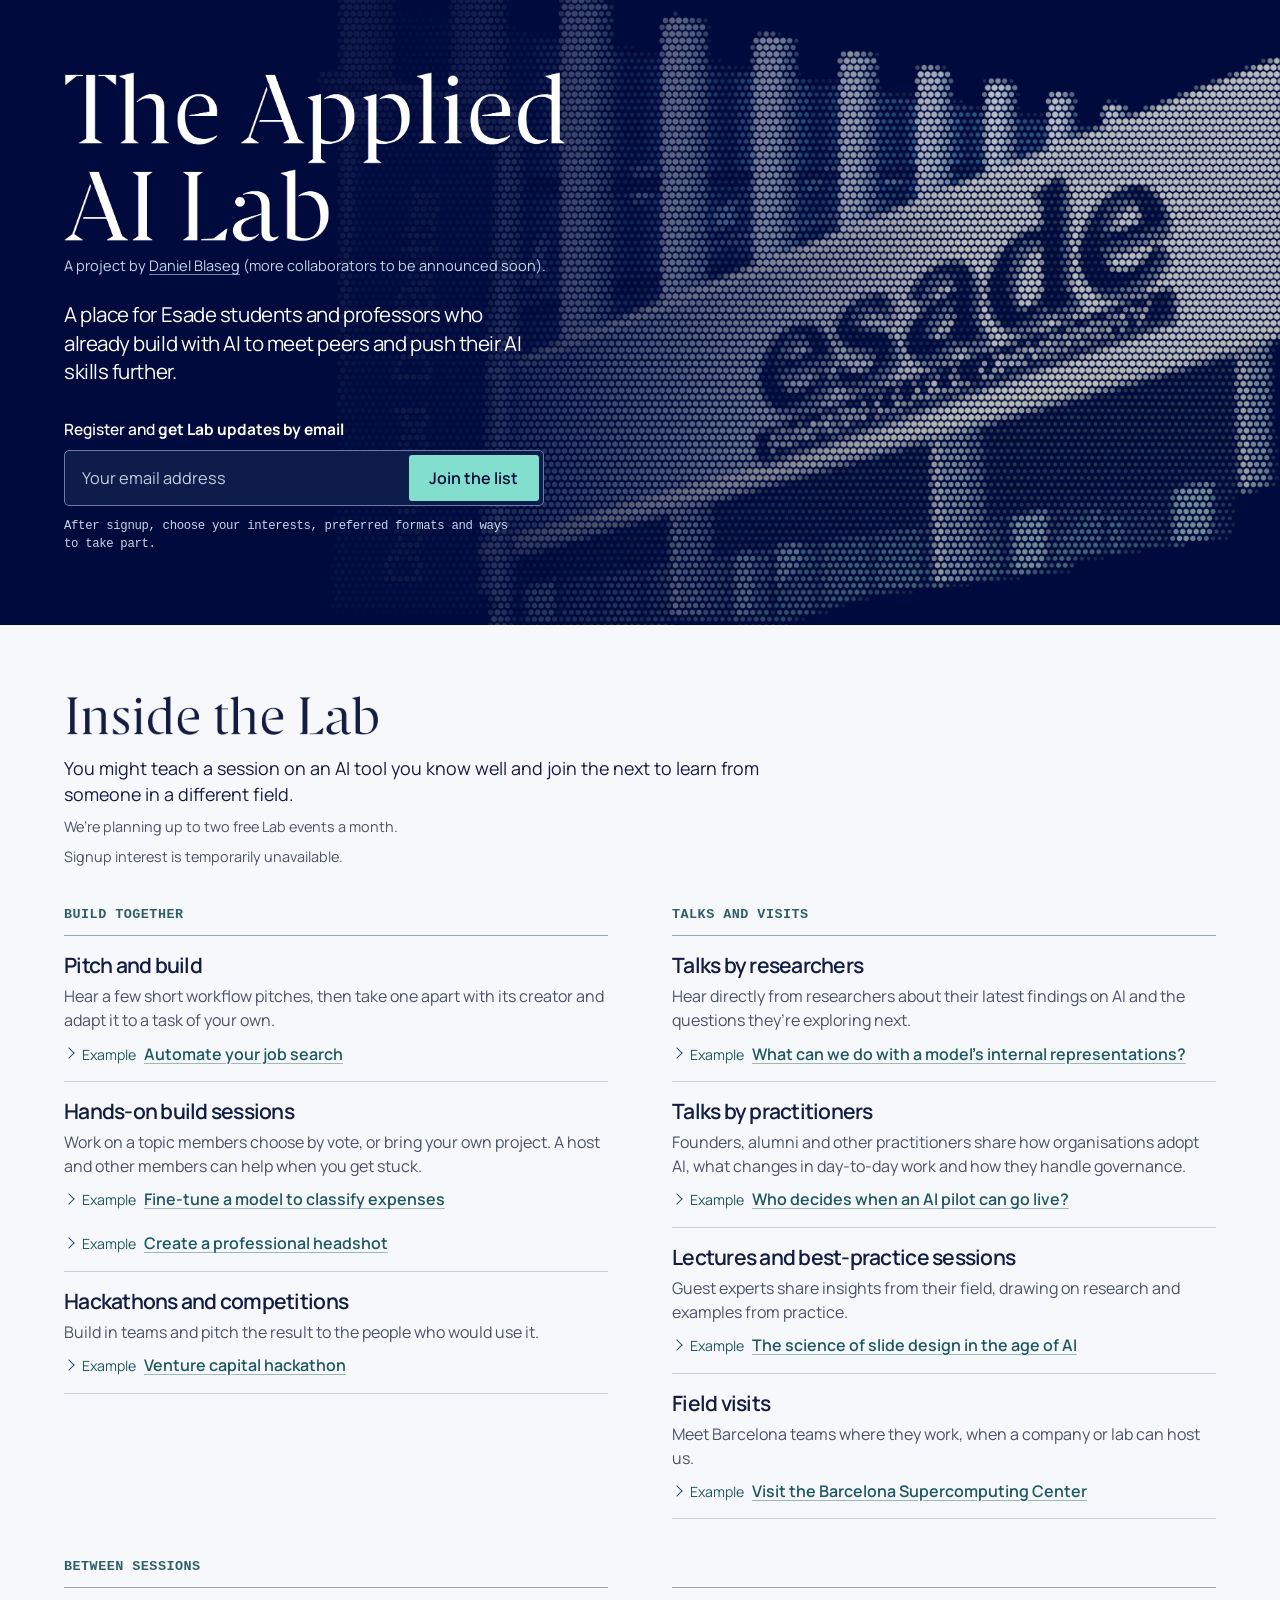
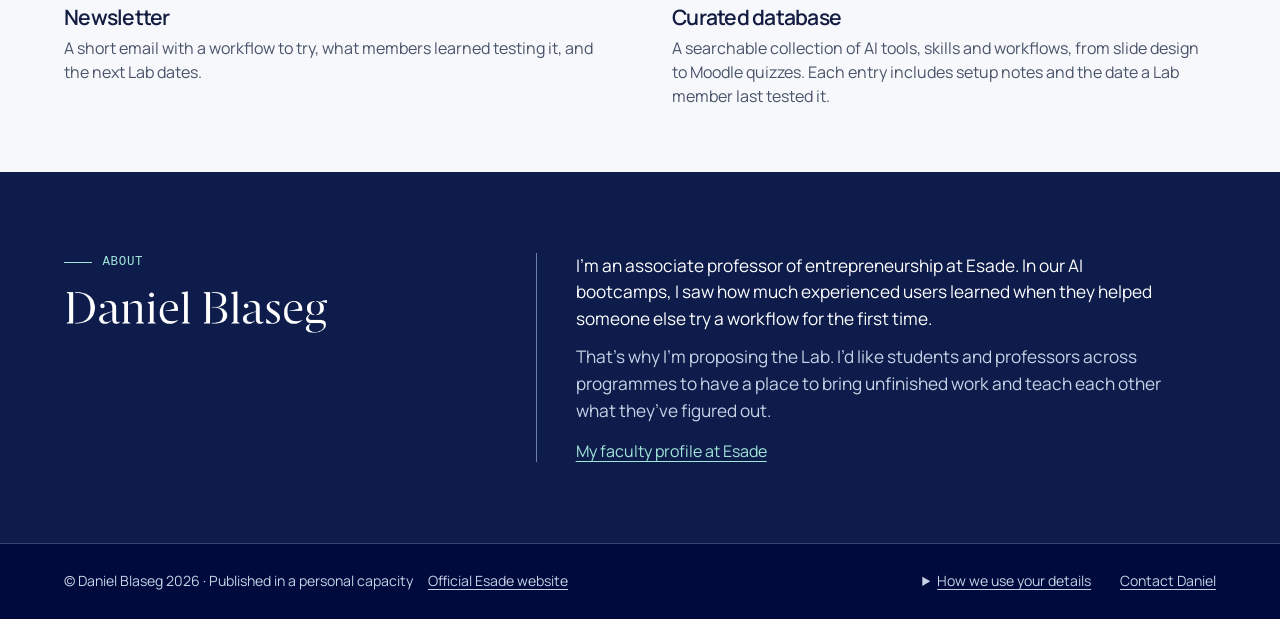
<file: index.html>
<!doctype html>
<html lang="en">
<head>
  <meta charset="utf-8">
  <meta name="viewport" content="width=device-width, initial-scale=1">
  <meta name="referrer" content="strict-origin-when-cross-origin">
  <title>The Applied AI Lab | Daniel Blaseg</title>
  <meta name="description" content="A place for Esade students and professors who already build with AI to meet peers and push their AI skills further. A project by Daniel Blaseg.">
  <link rel="canonical" href="https://esade-applied-ai.github.io/">
  <link rel="icon" href="/favicon.svg">
  <script type="module" crossorigin src="/assets/index-mreuSc2p.js"></script>
  <link rel="stylesheet" crossorigin href="/assets/index-BNGnhK38.css">
</head>
<body><div id="lab"><link rel="preload" as="image" href="/brand/esade-entrance.webp" fetchPriority="high"/><a class="skip" href="#main">Skip to content</a><main id="main"><div class="hero-shell"><div class="campus-facade" aria-hidden="true"><div class="facade-surface"><div class="facade-print"><img src="/brand/esade-entrance.webp" width="640" height="480" alt="" loading="eager" fetchPriority="high" draggable="false"/></div><canvas class="facade-wake" width="1" height="1"></canvas></div></div><div class="hero wrap"><div class="hero-heading"><h1 class="lab-title" aria-label="The Applied AI Lab"><span class="display-art" style="width:5.17857em;height:0.93929em;--lettering:url(&#x27;/brand/the-applied.png&#x27;)"><span class="sr-only">The Applied</span></span><span class="display-art" style="width:2.77143em;height:0.74643em;--lettering:url(&#x27;/brand/ai-lab.png&#x27;)"><span class="sr-only">AI Lab</span></span></h1><p class="lab-byline">A project by <a href="#about-daniel">Daniel Blaseg</a> (more collaborators to be announced soon).</p></div><div class="hero-copy"><p class="intro">A place for Esade students and professors who already build with AI to meet peers and push their AI skills further.</p><div id="join" class="join"><noscript><p class="signup-notice" id="registered">You’re on the Lab interest list.</p><p class="signup-notice" id="email-error">Please enter a valid email address below.</p></noscript><form action="https://daniel-blaseg-applied-ai-lab.modernsnipe128.chatgpt.site/api/signup" method="post"><input type="hidden" name="consent" value="yes"/><label for="email">Register and <strong>get Lab updates by email</strong></label><div class="email-row"><input id="email" type="email" autoComplete="email" inputMode="email" required="" maxLength="254" placeholder="Your email address" aria-describedby="email-help" name="email"/><button type="submit" class="action live-join" disabled="">Join the list</button><noscript><style>.live-join{display:none}</style><button class="action" type="submit">Join the list</button></noscript></div><p id="email-help" class="helper">After signup, choose your interests, preferred formats and ways to take part.</p></form></div></div></div></div><section class="programme" id="programme" aria-labelledby="programme-heading"><div class="wrap"><header class="programme-header" id="sessions"><h2 id="programme-heading"><span class="display-art" style="width:6.03571em;height:0.74643em;--lettering:url(&#x27;/brand/inside.png&#x27;)"><span class="sr-only">Inside the Lab</span></span></h2><p class="programme-intro">You might teach a session on an AI tool you know well and join the next to learn from someone in a different field.</p><p class="programme-cadence">We’re planning up to two free Lab events a month.</p></header><div class="event-groups"><section class="event-group"><h3 class="programme-group-title">Build together</h3><ul class="session-list" aria-label="Build together"><li><div class="format-heading"><h4 class="session-title">Pitch and build</h4></div><p class="format-description">Hear a few short workflow pitches, then take one apart with its creator and adapt it to a task of your own.</p><details class="session-example"><summary><span class="example-label">Example</span> <span class="example-title">Automate your job search</span></summary><p class="example-detail">Set your target roles and locations, then try the workflow on a real vacancy. Use examples from your own work to tailor your CV and cover letter.</p></details></li><li><div class="format-heading"><h4 class="session-title">Hands-on build sessions</h4></div><p class="format-description">Work on a topic members choose by vote, or bring your own project. A host and other members can help when you get stuck.</p><details class="session-example"><summary><span class="example-label">Example</span> <span class="example-title">Fine-tune a model to classify expenses</span></summary><p class="example-detail">Use LoRA to train a small model on sample expense claims. Give it a hotel bill that includes a room, dinner and parking, then check how it classifies each charge.</p></details><details class="session-example"><summary><span class="example-label">Example</span> <span class="example-title">Create a professional headshot</span></summary><p class="example-detail">Bring a few photos of yourself. Try different lighting and framing, then choose a portrait that still looks like you.</p></details></li><li><div class="format-heading"><h4 class="session-title">Hackathons and competitions</h4></div><p class="format-description">Build in teams and pitch the result to the people who would use it.</p><details class="session-example"><summary><span class="example-label">Example</span> <span class="example-title">Venture capital hackathon</span></summary><p class="example-detail">Your fund can meet one of three fictional startups. Build an AI tool that checks claims in their pitch decks against customer interviews, then defend your choice. Judges test each team’s tool on a fresh case.</p></details></li></ul></section><section class="event-group"><h3 class="programme-group-title">Talks and visits</h3><ul class="session-list" aria-label="Talks and visits"><li><div class="format-heading"><h4 class="session-title">Talks by researchers</h4></div><p class="format-description">Hear directly from researchers about their latest findings on AI and the questions they’re exploring next.</p><details class="session-example"><summary><span class="example-label">Example</span> <span class="example-title">What can we do with a model’s internal representations?</span></summary><p class="example-detail">Daniel Blaseg shares his research on the patterns of activity inside language models. How can we use them to compare ideas across texts or study bias? What happens to an answer when we change one of those patterns?</p></details></li><li><div class="format-heading"><h4 class="session-title">Talks by practitioners</h4></div><p class="format-description">Founders, alumni and other practitioners share how organisations adopt AI, what changes in day-to-day work and how they handle governance.</p><details class="session-example"><summary><span class="example-label">Example</span> <span class="example-title">Who decides when an AI pilot can go live?</span></summary><p class="example-detail">Follow a tool from a small team trial to wider use. The person behind the rollout explains who approved it, how staff could challenge a decision and who could pause it.</p></details></li><li><div class="format-heading"><h4 class="session-title">Lectures and best-practice sessions</h4></div><p class="format-description">Guest experts share insights from their field, drawing on research and examples from practice.</p><details class="session-example"><summary><span class="example-label">Example</span> <span class="example-title">The science of slide design in the age of AI</span></summary><p class="example-detail">Half the room sees an AI-generated slide. The other half sees the same data with a different headline and chart. Compare what each group remembers, then hear what research on attention and comprehension can teach us about slide design.</p></details></li><li><div class="format-heading"><h4 class="session-title">Field visits</h4></div><p class="format-description">Meet Barcelona teams where they work, when a company or lab can host us.</p><details class="session-example"><summary><span class="example-label">Example</span> <span class="example-title">Visit the Barcelona Supercomputing Center</span></summary><p class="example-detail">We’d request a group visit to see MareNostrum 5 and learn what it takes to run AI models on a supercomputer.</p></details></li></ul></section></div><section class="programme-resources" aria-labelledby="between-heading"><h3 class="programme-group-title" id="between-heading">Between sessions</h3><ul class="resource-list" aria-labelledby="between-heading"><li><div class="format-heading"><h4 class="session-title">Newsletter</h4></div><p class="format-description">A short email with a workflow to try, what members learned testing it, and the next Lab dates.</p></li><li><div class="format-heading"><h4 class="session-title">Curated database</h4></div><p class="format-description">A searchable collection of AI tools, skills and workflows, from slide design to Moodle quizzes. Each entry includes setup notes and the date a Lab member last tested it.</p></li></ul></section></div></section><section class="about" id="about-daniel" aria-labelledby="daniel-heading"><div class="about-inner wrap"><div class="section-aside"><p class="kicker"><span class="rule"></span>About</p><h2 id="daniel-heading"><span class="display-art" style="width:5.88571em;height:0.94643em;--lettering:url(&#x27;/brand/daniel.png&#x27;)"><span class="sr-only">Daniel Blaseg</span></span></h2></div><div class="bio-copy"><p>I’m an associate professor of entrepreneurship at Esade. In our AI bootcamps, I saw how much experienced users learned when they helped someone else try a workflow for the first time.</p><p>That’s why I’m proposing the Lab. I’d like students and professors across programmes to have a place to bring unfinished work and teach each other what they’ve figured out.</p><a href="https://www.esade.edu/faculty/daniel.blaseg">My faculty profile at Esade</a></div></div></section></main><footer class="footer wrap"><div class="owner-credit">© Daniel Blaseg 2026 · Published in a personal capacity <a href="https://www.esade.edu/">Official Esade website</a></div><details><summary>How we use your details</summary><p>Daniel Blaseg collects your email for Lab news and invitations. Optional answers help plan the programme. The page shows broad levels of interest in sessions and resources. To change or remove your details, email <a href="mailto:daniel.blaseg@esade.edu">daniel.blaseg@esade.edu</a>.</p></details><a href="mailto:daniel.blaseg@esade.edu">Contact Daniel</a></footer></div></body>
</html>
</file>
<file: assets/index-BNGnhK38.css>
.hero-shell{isolation:isolate;background:var(--navy);position:relative;overflow:hidden}.campus-facade{pointer-events:none;opacity:.72;position:absolute;inset:0;overflow:hidden;-webkit-mask-image:linear-gradient(94deg,#00000029 5%,#0000001a 25% 35%,#00000075 49%,#000 74%);mask-image:linear-gradient(94deg,#00000029 5%,#0000001a 25% 35%,#00000075 49%,#000 74%)}.facade-surface,.facade-wake{width:100%;height:100%;position:absolute;inset:0}.facade-print{aspect-ratio:4/3;width:clamp(48rem,84vw,107rem);position:absolute;top:49%;right:max(-5vw,50vw - 61rem);transform:translateY(-50%)}.facade-print img{width:100%;height:100%;display:block}@media (width>=641px) and (width<=920px){.campus-facade{-webkit-mask-image:linear-gradient(94deg,#00000024,#00000012 32%,#00000029 49%,#00000087 61%,#000 80%);mask-image:linear-gradient(94deg,#00000024,#00000012 32%,#00000029 49%,#00000087 61%,#000 80%)}.facade-print{right:-8vw}}@media (width<=640px){.hero-shell{grid-template-columns:minmax(0,1fr);display:grid}.campus-facade{opacity:.85;grid-area:2/1;height:clamp(11rem,59vw,21rem);position:relative;inset:auto;-webkit-mask-image:linear-gradient(#0000,#000 8% 86%,#0000);mask-image:linear-gradient(#0000,#000 8% 86%,#0000)}.facade-print{width:min(100%,36rem);margin-inline:auto;inset:0 0 auto;transform:none}}@media (prefers-reduced-motion:reduce),(forced-colors:active){.facade-wake{display:none}}@media (forced-colors:active){.campus-facade{display:none}}@font-face{font-family:Manrope;src:url(/brand/manrope-latin-ext.woff2)format("woff2");font-weight:200 800;font-style:normal;font-display:swap;unicode-range:U+100-2BA,U+2BD-2C5,U+2C7-2CC,U+2CE-2D7,U+2DD-2FF,U+304,U+308,U+329,U+1D00-1DBF,U+1E??,U+1F??,U+2020,U+20A0-20AB,U+20AD-20C0,U+2113,U+2C60-2C7F,U+A720-A7FF}@font-face{font-family:Manrope;src:url(/brand/manrope-latin.woff2)format("woff2");font-weight:200 800;font-style:normal;font-display:swap;unicode-range:U+??,U+131,U+152-153,U+2BB-2BC,U+2C6,U+2DA,U+2DC,U+304,U+308,U+329,U+2000-206F,U+20AC,U+2122,U+2191,U+2193,U+2212,U+2215,U+FEFF,U+FFFD}:root{--navy:#000a3c;--ink:#fff;--soft:#c7d2e7;--accent:#82dfce;--rule:#344371;--paper:#f6f8fc;--paper-ink:#131d41;--paper-soft:#49536a;--paper-line:#c8cdd8;--mono:ui-monospace,"SFMono-Regular",Menlo,Consolas,monospace;color:var(--ink);background:var(--navy);font-synthesis:none;-webkit-font-smoothing:antialiased;font-family:Manrope,Helvetica Neue,Helvetica,Arial,sans-serif}*{box-sizing:border-box}body{margin:0}button,input,textarea{font:inherit}button,a,input,textarea,summary{-webkit-tap-highlight-color:transparent}a{color:inherit;text-underline-offset:.23em}button,summary{cursor:pointer}button:disabled{cursor:wait;opacity:.72}:focus-visible{outline-offset:4px;outline:3px solid #3999e8}button{color:inherit}p,h1,h2,h3{margin:0}[hidden]{display:none!important}.wrap{width:min(100% - clamp(2.5rem,10vw,9rem),85rem);margin-inline:auto}.mono,.kicker,.helper,.step-meta{font-family:var(--mono)}.skip{z-index:10;background:var(--paper);color:var(--navy);padding:1rem;position:fixed;inset:1rem auto auto 1rem;transform:translateY(-180%)}.skip:focus{transform:none}.footer a:hover{color:var(--accent)}.hero{z-index:1;flex-direction:column;justify-content:center;gap:1.6rem;min-height:clamp(34rem,45vw,44rem);padding-block:clamp(3.25rem,5.6vw,5.5rem);display:flex;position:relative}.hero-heading,.hero-copy{width:min(45%,34rem)}.hero-heading{min-width:0;container-type:inline-size}.hero-heading .lab-title{margin:0;font-size:clamp(2.45rem,18.8cqw,6.95rem)}.lab-byline{color:var(--soft);margin-top:.85rem;font-size:.91rem}.lab-byline a{text-decoration-color:#7185a6}.kicker{letter-spacing:.055em;text-transform:uppercase;align-items:center;gap:.65rem;font-size:.78rem;font-weight:500;line-height:1.6;display:flex}.rule{background:currentColor;flex:none;width:1.75rem;height:1px}h1{letter-spacing:-.062em;word-spacing:.035em;margin:1.7rem 0;font-size:clamp(4.6rem,8.6vw,9.2rem);font-weight:500;line-height:.92}.intro{letter-spacing:-.022em;text-wrap:pretty;max-width:29rem;font-size:clamp(1.1rem,1.6vw,1.42rem);line-height:1.37}.join{max-width:31rem;margin-top:2.15rem;scroll-margin-top:1.25rem}.join label,.survey label,.survey legend{margin:0 0 .55rem;font-size:.97rem;font-weight:550;line-height:1.4;display:block}.email-row{background:#0d1c4a;border:1px solid #6a7da4;border-radius:5px;max-width:30rem;padding:.28rem;display:flex}.email-row:focus-within{outline:2px solid var(--accent);outline-offset:3px}.email-row input{min-width:0;color:var(--ink);background:0 0;border:none;outline:0;flex:1;padding:.7rem .8rem;font-size:1.02rem}.email-row input::placeholder{color:#c0cbe0}.action{background:var(--accent);color:#000a3c;white-space:nowrap;border:1px solid #0000;border-radius:3px;min-height:2.8rem;padding:.78rem 1.2rem;font-weight:600;line-height:1.18}.action:hover{background:#a4eddf}.helper{letter-spacing:-.028em;color:var(--soft);max-width:28rem;margin-top:.65rem;font-size:.77rem;line-height:1.5}.joined{flex-wrap:wrap;align-items:center;gap:1rem;display:flex}.joined p{font-size:1.08rem;font-weight:550}.signup-notice{display:none}.signup-notice:target{margin-bottom:.75rem;display:block}.about-inner{grid-template-columns:34% 1fr;gap:7%;padding-block:clamp(3.4rem,6.3vw,6rem);display:grid}.section-aside h2{letter-spacing:-.062em;text-wrap:balance;margin:1.15rem 0 1.2rem;font-size:clamp(2.1rem,3.5vw,3.6rem);font-weight:500;line-height:1.03}.section-aside p:not(.kicker){max-width:23rem;color:var(--paper-soft);font-size:1.03rem;line-height:1.55}.programme{--column-gap:clamp(2rem, 5vw, 5.5rem);background:var(--paper);color:var(--paper-ink);padding-block:clamp(3rem,5vw,5rem)}.event-groups,.resource-list{column-gap:var(--column-gap);grid-template-columns:repeat(2,minmax(0,1fr));display:grid}.programme-header{margin-bottom:clamp(1.65rem,3vw,2.75rem)}.programme-header h2{font-size:clamp(2.4rem,4.1vw,4.15rem);line-height:1}.programme-intro{text-wrap:pretty;max-width:64ch;margin-top:.8rem;font-size:clamp(1rem,1.4vw,1.16rem);line-height:1.5}.programme-cadence{color:var(--paper-soft);margin-top:.5rem;font-size:.9rem;line-height:1.5}.event-groups{align-items:start}.programme-group-title{font:600 .84rem/1.4 var(--mono);color:#305f67;letter-spacing:.035em;text-transform:uppercase;margin:0 0 .65rem}.session-list,.resource-list{margin:0;padding:0;list-style:none}.session-list,.resource-list>li{border-top:1px solid #97a9c7}.session-list>li{border-bottom:1px solid var(--paper-line);padding:1rem 0 .3rem}.format-heading{grid-template-columns:minmax(0,1fr) max-content;align-items:baseline;column-gap:.75rem;display:grid}.session-title{letter-spacing:-.035em;margin:0;font-size:clamp(1.16rem,1.65vw,1.55rem);font-weight:600;line-height:1.25}.format-interest{--bar-two:#bcc9ce;--bar-three:#bcc9ce;color:#425f68;white-space:nowrap;align-items:baseline;gap:.4em;font-size:.875rem;line-height:1.45;display:inline-flex}.format-interest:before{content:"";background:linear-gradient(currentColor, currentColor) left bottom / .21em 38% no-repeat, linear-gradient(var(--bar-two), var(--bar-two)) center bottom / .21em 69% no-repeat, linear-gradient(var(--bar-three), var(--bar-three)) right bottom / .21em 100% no-repeat;width:.84em;height:.76em}.format-interest[data-level=Some\ interest],.format-interest[data-level=Strong\ interest]{--bar-two:currentColor}.format-interest[data-level=Strong\ interest]{--bar-three:currentColor}.format-description,.example-detail{max-width:60ch;color:var(--paper-soft);line-height:1.5}.format-description{margin-top:.35rem}.session-example>summary{color:#205861;align-items:baseline;gap:.48rem;min-height:2.75rem;padding:.65rem 0;font-size:1rem;line-height:1.4;list-style:none;display:flex}.session-example>summary::-webkit-details-marker{display:none}.session-example>summary:before{content:"";border:1.5px solid;border-width:0 1.5px 1.5px 0;flex:none;align-self:flex-start;width:.44rem;height:.44rem;margin:.43rem .12rem 0 .04rem;transform:rotate(-45deg)}.session-example[open]>summary:before{transform:rotate(45deg)}.example-label{flex:none;font-size:.88rem}.example-title{text-underline-offset:.19em;min-width:0;font-weight:600;-webkit-text-decoration:underline #9ab9bb;text-decoration:underline #9ab9bb}.example-detail{border-left:2px solid #77aea9;margin:0 0 .8rem .2rem;padding-left:.8rem}.session-example>summary:focus-visible{outline-offset:1px}@media (hover:hover){.session-example>summary:hover .example-title{text-decoration-color:currentColor}}.programme-resources{margin-top:clamp(1.8rem,3vw,2.8rem)}.resource-list>li{padding-top:1rem}#programme,#sessions{scroll-margin-top:1rem}.choices{flex-wrap:wrap;gap:.44rem;display:flex}.choice{color:var(--paper-ink);background:0 0;border:1px solid #acb8cd;border-radius:3px;justify-content:center;align-items:center;gap:.3rem;padding:.47rem .72rem;font-size:.91rem;line-height:1.28;display:inline-flex}.choice:hover{background:#e7edf8;border-color:#214a9f}.choice[aria-pressed=true]{color:#fff;background:#214a9f;border-color:#214a9f}.about{border-bottom:1px solid var(--rule);background:#0d1c4a}.about .kicker,.bio-copy a{color:#a2e5da}.bio-copy{border-left:1px solid #6c80a6;align-self:start;max-width:40rem;padding-left:clamp(1.3rem,3vw,2.8rem)}.bio-copy p{text-wrap:pretty;font-size:1.08rem;line-height:1.55}.bio-copy p+p{color:var(--soft);margin-top:.7rem}.bio-copy a{margin-top:1rem;font-size:1rem;display:inline-block}.footer{color:var(--soft);flex-wrap:wrap;align-items:baseline;gap:.7rem 1.8rem;padding-block:1.7rem;font-size:.88rem;line-height:1.45;display:flex}.footer>span{margin-right:auto}.footer summary{text-underline-offset:.23em;text-decoration:underline}.footer details{max-width:27rem}.footer details p{margin-top:.75rem}.form-error{color:#f8aaac;margin-top:.65rem;font-size:.94rem;line-height:1.4}.survey .form-error{color:#9a2432}.survey{box-sizing:border-box;background:var(--paper);width:min(39rem,100% - 2rem);max-height:calc(100dvh - 2rem);color:var(--paper-ink);overscroll-behavior:contain;border:1px solid #9eabc4;border-radius:7px;padding:clamp(1.3rem,4vw,2.3rem);box-shadow:0 1rem 5rem #000a3c55}.survey::backdrop{background:#00072ebb}.survey[open]{flex-direction:column;display:flex;overflow:hidden}.survey>form{flex-direction:column;min-height:0;display:flex}.survey-scroll{scrollbar-width:thin;overscroll-behavior:contain;min-height:0;margin:0 -.32rem;padding:.15rem .32rem;overflow-y:auto}.survey-top,.track,.survey-actions{flex-shrink:0}.survey-top,.survey-actions{justify-content:space-between;align-items:center;gap:.8rem;display:flex}.survey-top .mono{font-size:.88rem}.close{background:0 0;border:1px solid #acb8cd;border-radius:50%;width:2.5rem;height:2.5rem;font-size:1.45rem;line-height:1}.track{gap:5px;margin:1.3rem 0 1.25rem;display:flex}.track i{background:#d4dceb;flex:1;height:3px}.track i.passed{background:#214a9f}.step-meta{color:#4d5f7d;margin-bottom:.6rem;font-size:.82rem}.survey h2{letter-spacing:-.055em;font-size:clamp(1.9rem,4vw,2.65rem);font-weight:500;line-height:1.07}.survey h2:focus{outline:none}.survey-intro{color:var(--paper-soft);margin:.7rem 0 1.4rem;line-height:1.45}.survey fieldset{border:none;min-width:0;margin:0;padding:0}.survey .survey-fields>fieldset{margin-bottom:1.2rem}.survey textarea{width:100%;color:var(--paper-ink);resize:vertical;background:#fff;border:1px solid #91a1bd;border-radius:3px;padding:.75rem;font-size:1rem;line-height:1.4}.survey .choice{min-height:2.5rem}.survey-actions{border-top:1px solid var(--paper-line);justify-content:flex-start;gap:.95rem;margin-top:.85rem;padding-top:.85rem}.survey-actions .action{background:var(--navy);color:var(--ink);margin-left:auto}.survey-actions .action:hover{background:#214a9f}.subtle{text-underline-offset:3px;background:0 0;border:0;padding:.6rem .05rem;font-size:.9rem;text-decoration:underline}@media (width<=820px){.about-inner{grid-template-columns:31% 1fr;gap:5%}}@media (width<=700px){.event-groups,.resource-list{grid-template-columns:minmax(0,1fr)}.event-groups{row-gap:1.75rem}.resource-list{row-gap:1.1rem}}@media (width>=641px) and (width<=920px){.hero-heading,.hero-copy{width:52%}}@media (width<=640px){.hero{display:contents}.hero-heading,.hero-copy{grid-column:1;width:calc(100% - clamp(2.5rem,10vw,9rem));margin-inline:auto}.hero-heading{grid-row:1;padding-block:1.75rem .6rem}.hero-copy{grid-row:3;padding-block:.7rem 2.6rem}h1{margin:1.3rem 0 1.85rem;font-size:clamp(4.05rem,13.5vw,5.3rem)}.intro{max-width:32rem;font-size:1.16rem}.join{margin-top:1.55rem}.email-row .action{padding-inline:.95rem}.about-inner{grid-template-columns:1fr;gap:1.65rem;padding-block:2.8rem}.programme{padding-block:2.6rem}.section-aside h2{margin:.7rem 0}.section-aside p:not(.kicker){max-width:34rem}.bio-copy{padding-left:1.1rem}.footer{gap:.75rem 1.25rem;padding-block:1.25rem}.footer>span{width:100%}.survey{width:calc(100% - 1.1rem);max-width:none;max-height:calc(100dvh - 1.1rem);padding:1.18rem}.survey .choice,.subtle{max-width:100%;min-height:2.75rem}}@media (width<=480px){.survey .choices:has(>:nth-child(7)){grid-template-columns:repeat(2,minmax(0,1fr));display:grid}.survey .choices:has(>:nth-child(7)) .choice{text-align:left;justify-content:flex-start;padding-inline:.55rem}.survey-actions{gap:.55rem}.survey-actions .subtle{white-space:nowrap}}@media (width<=360px){.email-row{flex-direction:column}}@media (prefers-reduced-motion:no-preference){.choice,.action{transition:color .15s,background .15s,border-color .15s}}.sr-only{clip-path:inset(50%);white-space:nowrap;width:1px;height:1px;padding:0;position:absolute;overflow:hidden}.owner-credit{margin-right:auto}.owner-credit a{margin-left:.75rem}.display-art{vertical-align:baseline;-webkit-mask:var(--lettering) left center / 100% 100% no-repeat;mask:var(--lettering) left center / 100% 100% no-repeat;-webkit-mask:var(--lettering) left center / 100% 100% no-repeat;background:currentColor;display:inline-block;position:relative}.lab-title{flex-direction:column;align-items:flex-start;gap:.055em;line-height:1;display:flex}.section-aside h2:has(.display-art){line-height:1}@media (width<=640px){.hero-heading .lab-title{flex-direction:row;gap:.26em;font-size:clamp(1.9rem,11.85cqw,4.6rem)}.owner-credit{width:100%;line-height:1.7}.owner-credit a{margin-left:0;display:block}}@media (forced-colors:active){.display-art{background:0 0;-webkit-mask:none;mask:none;width:auto!important;height:auto!important}.display-art .sr-only{clip-path:none;white-space:normal;width:auto;height:auto;position:static}}
</file>
